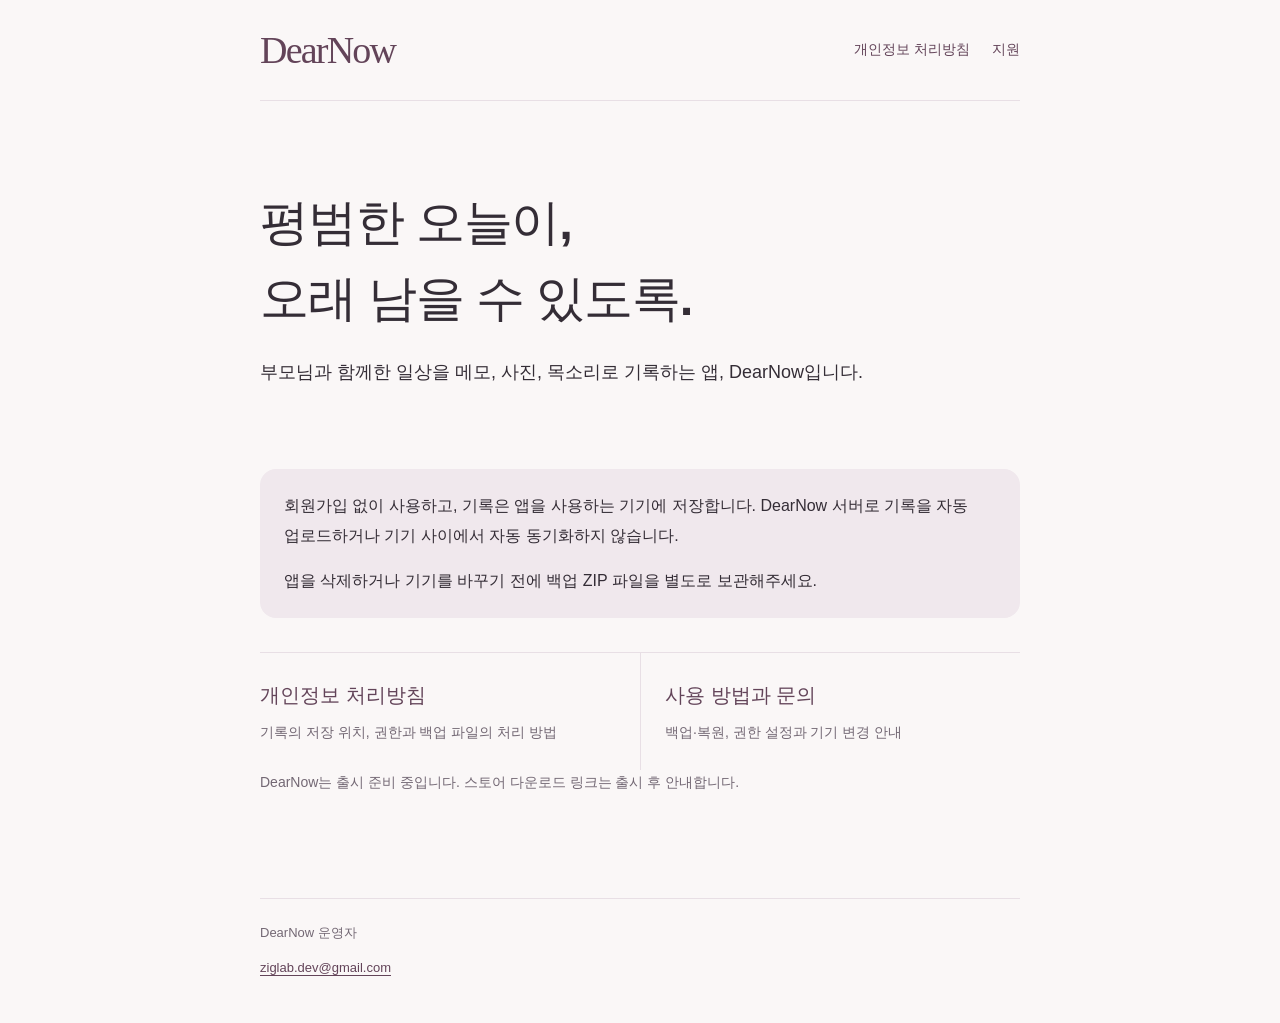
<file: index.html>
<!doctype html>
<html lang="ko">
  <head>
    <meta charset="utf-8" />
    <meta name="viewport" content="width=device-width, initial-scale=1" />
    <meta
      name="description"
      content="부모님과 함께한 일상을 메모, 사진, 목소리로 기록하는 DearNow. 사용 방법과 개인정보 처리방침을 확인하세요."
    />
    <title>DearNow · 사용 안내</title>
    <link rel="stylesheet" href="./styles.css" />
  </head>
  <body>
    <a class="skip-link" href="#main">본문으로 건너뛰기</a>
    <header class="site-header">
      <a class="wordmark" href="./" aria-label="DearNow 홈">DearNow</a>
      <nav aria-label="주 메뉴">
        <a href="./privacy/">개인정보 처리방침</a>
        <a href="./support/">지원</a>
      </nav>
    </header>
    <main id="main">
      <section class="home-hero" aria-labelledby="headline">
        <h1 id="headline">평범한 오늘이,<br />오래 남을 수 있도록.</h1>
        <p class="intro">
          부모님과 함께한 일상을 메모, 사진, 목소리로 기록하는 앱,
          DearNow입니다.
        </p>
      </section>
      <div class="note">
        <p>
          회원가입 없이 사용하고, 기록은 앱을 사용하는 기기에 저장합니다.
          DearNow 서버로 기록을 자동 업로드하거나 기기 사이에서 자동 동기화하지
          않습니다.
        </p>
        <p>
          앱을 삭제하거나 기기를 바꾸기 전에 백업 ZIP 파일을 별도로
          보관해주세요.
        </p>
      </div>
      <div class="guide-links">
        <a href="./privacy/"
          ><strong>개인정보 처리방침</strong
          ><span>기록의 저장 위치, 권한과 백업 파일의 처리 방법</span></a
        >
        <a href="./support/"
          ><strong>사용 방법과 문의</strong
          ><span>백업·복원, 권한 설정과 기기 변경 안내</span></a
        >
      </div>
      <p class="meta">
        DearNow는 출시 준비 중입니다. 스토어 다운로드 링크는 출시 후 안내합니다.
      </p>
    </main>
    <footer class="site-footer">
      <p>DearNow 운영자</p>
      <a href="mailto:ziglab.dev@gmail.com">ziglab.dev@gmail.com</a>
    </footer>
  </body>
</html>
</file>
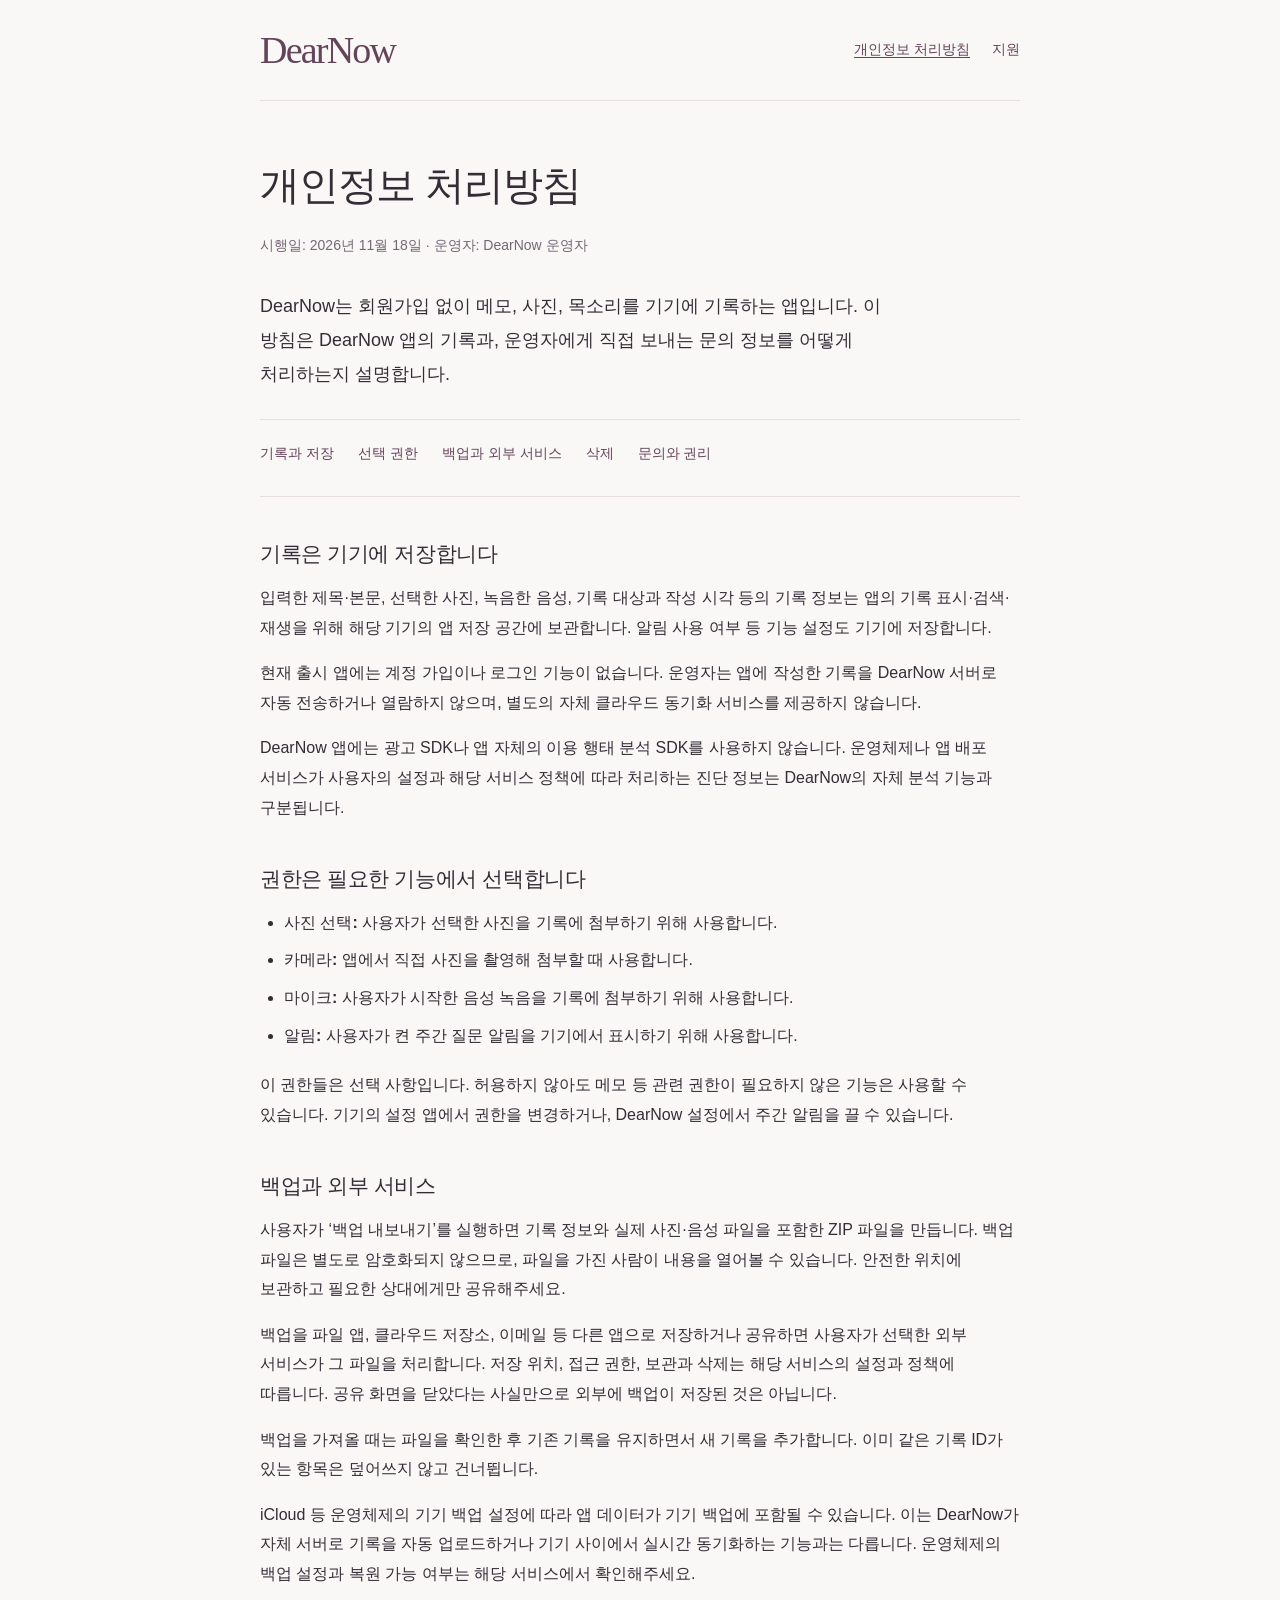
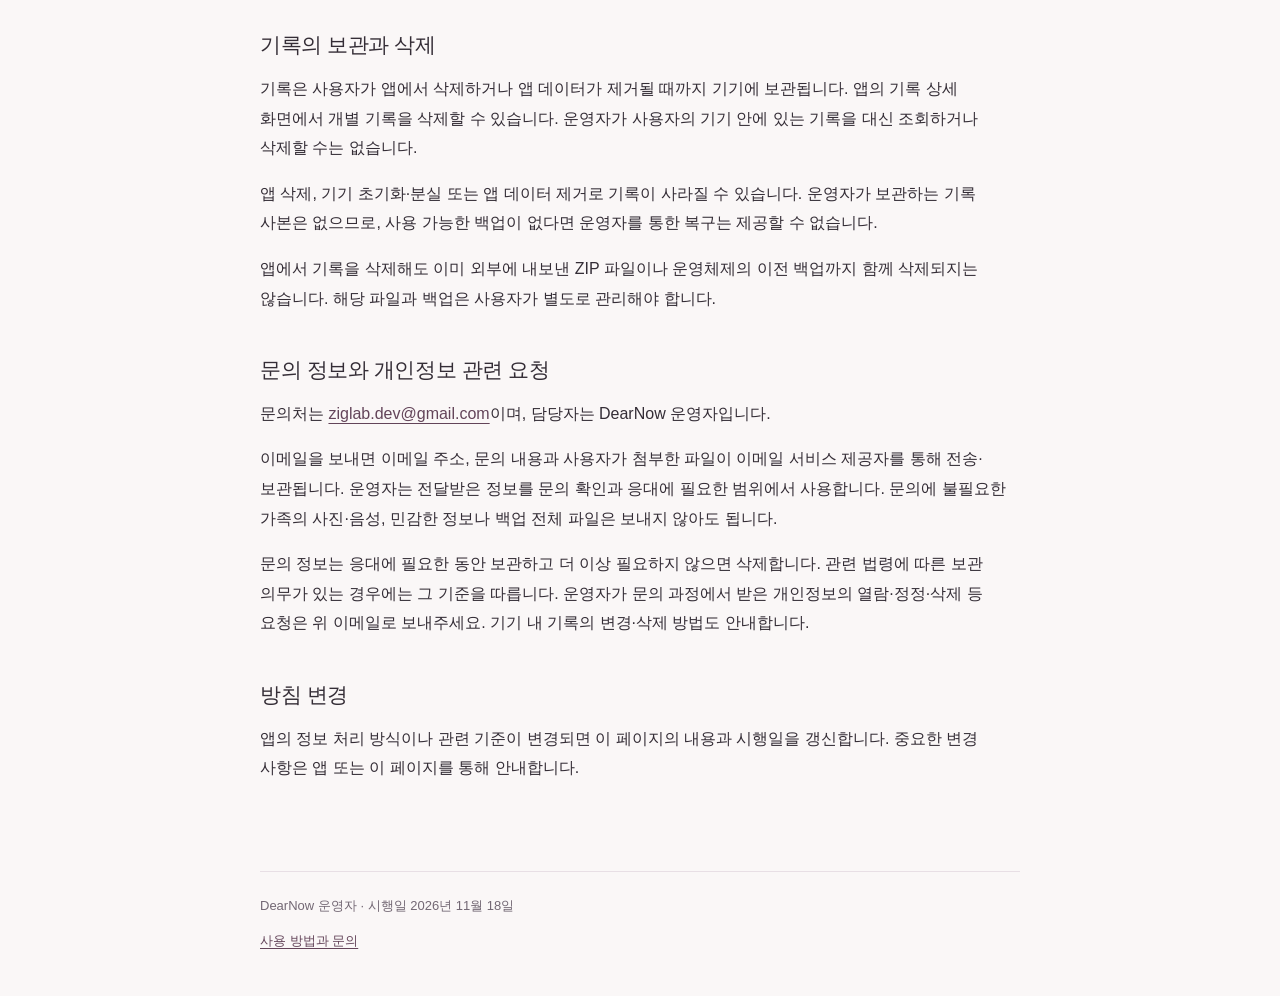
<file: privacy/index.html>
<!doctype html>
<html lang="ko">
  <head>
    <meta charset="utf-8" />
    <meta name="viewport" content="width=device-width, initial-scale=1" />
    <meta
      name="description"
      content="DearNow 앱의 기기 내 기록 저장, 선택 권한, 백업과 문의 정보 처리에 관한 개인정보 처리방침입니다."
    />
    <title>개인정보 처리방침 · DearNow</title>
    <link rel="stylesheet" href="../styles.css" />
  </head>
  <body>
    <a class="skip-link" href="#main">본문으로 건너뛰기</a>
    <header class="site-header">
      <a class="wordmark" href="../" aria-label="DearNow 홈">DearNow</a>
      <nav aria-label="주 메뉴">
        <a href="./" aria-current="page">개인정보 처리방침</a>
        <a href="../support/">지원</a>
      </nav>
    </header>
    <main id="main">
      <h1>개인정보 처리방침</h1>
      <p class="meta">시행일: 2026년 11월 18일 · 운영자: DearNow 운영자</p>
      <p class="intro">
        DearNow는 회원가입 없이 메모, 사진, 목소리를 기기에 기록하는 앱입니다.
        이 방침은 DearNow 앱의 기록과, 운영자에게 직접 보내는 문의 정보를 어떻게
        처리하는지 설명합니다.
      </p>
      <nav class="toc" aria-label="문서 목차">
        <ul>
          <li><a href="#records">기록과 저장</a></li>
          <li><a href="#permissions">선택 권한</a></li>
          <li><a href="#backup">백업과 외부 서비스</a></li>
          <li><a href="#deletion">삭제</a></li>
          <li><a href="#contact">문의와 권리</a></li>
        </ul>
      </nav>
      <section id="records">
        <h2>기록은 기기에 저장합니다</h2>
        <p>
          입력한 제목·본문, 선택한 사진, 녹음한 음성, 기록 대상과 작성 시각 등의
          기록 정보는 앱의 기록 표시·검색·재생을 위해 해당 기기의 앱 저장 공간에
          보관합니다. 알림 사용 여부 등 기능 설정도 기기에 저장합니다.
        </p>
        <p>
          현재 출시 앱에는 계정 가입이나 로그인 기능이 없습니다. 운영자는 앱에
          작성한 기록을 DearNow 서버로 자동 전송하거나 열람하지 않으며, 별도의
          자체 클라우드 동기화 서비스를 제공하지 않습니다.
        </p>
        <p>
          DearNow 앱에는 광고 SDK나 앱 자체의 이용 행태 분석 SDK를 사용하지
          않습니다. 운영체제나 앱 배포 서비스가 사용자의 설정과 해당 서비스
          정책에 따라 처리하는 진단 정보는 DearNow의 자체 분석 기능과
          구분됩니다.
        </p>
      </section>
      <section id="permissions">
        <h2>권한은 필요한 기능에서 선택합니다</h2>
        <ul>
          <li>
            <strong>사진 선택:</strong> 사용자가 선택한 사진을 기록에 첨부하기
            위해 사용합니다.
          </li>
          <li>
            <strong>카메라:</strong> 앱에서 직접 사진을 촬영해 첨부할 때
            사용합니다.
          </li>
          <li>
            <strong>마이크:</strong> 사용자가 시작한 음성 녹음을 기록에 첨부하기
            위해 사용합니다.
          </li>
          <li>
            <strong>알림:</strong> 사용자가 켠 주간 질문 알림을 기기에서
            표시하기 위해 사용합니다.
          </li>
        </ul>
        <p>
          이 권한들은 선택 사항입니다. 허용하지 않아도 메모 등 관련 권한이
          필요하지 않은 기능은 사용할 수 있습니다. 기기의 설정 앱에서 권한을
          변경하거나, DearNow 설정에서 주간 알림을 끌 수 있습니다.
        </p>
      </section>
      <section id="backup">
        <h2>백업과 외부 서비스</h2>
        <p>
          사용자가 ‘백업 내보내기’를 실행하면 기록 정보와 실제 사진·음성 파일을
          포함한 ZIP 파일을 만듭니다. 백업 파일은 별도로 암호화되지 않으므로,
          파일을 가진 사람이 내용을 열어볼 수 있습니다. 안전한 위치에 보관하고
          필요한 상대에게만 공유해주세요.
        </p>
        <p>
          백업을 파일 앱, 클라우드 저장소, 이메일 등 다른 앱으로 저장하거나
          공유하면 사용자가 선택한 외부 서비스가 그 파일을 처리합니다. 저장
          위치, 접근 권한, 보관과 삭제는 해당 서비스의 설정과 정책에 따릅니다.
          공유 화면을 닫았다는 사실만으로 외부에 백업이 저장된 것은 아닙니다.
        </p>
        <p>
          백업을 가져올 때는 파일을 확인한 후 기존 기록을 유지하면서 새 기록을
          추가합니다. 이미 같은 기록 ID가 있는 항목은 덮어쓰지 않고 건너뜁니다.
        </p>
        <p>
          iCloud 등 운영체제의 기기 백업 설정에 따라 앱 데이터가 기기 백업에
          포함될 수 있습니다. 이는 DearNow가 자체 서버로 기록을 자동
          업로드하거나 기기 사이에서 실시간 동기화하는 기능과는 다릅니다.
          운영체제의 백업 설정과 복원 가능 여부는 해당 서비스에서 확인해주세요.
        </p>
      </section>
      <section id="deletion">
        <h2>기록의 보관과 삭제</h2>
        <p>
          기록은 사용자가 앱에서 삭제하거나 앱 데이터가 제거될 때까지 기기에
          보관됩니다. 앱의 기록 상세 화면에서 개별 기록을 삭제할 수 있습니다.
          운영자가 사용자의 기기 안에 있는 기록을 대신 조회하거나 삭제할 수는
          없습니다.
        </p>
        <p>
          앱 삭제, 기기 초기화·분실 또는 앱 데이터 제거로 기록이 사라질 수
          있습니다. 운영자가 보관하는 기록 사본은 없으므로, 사용 가능한 백업이
          없다면 운영자를 통한 복구는 제공할 수 없습니다.
        </p>
        <p>
          앱에서 기록을 삭제해도 이미 외부에 내보낸 ZIP 파일이나 운영체제의 이전
          백업까지 함께 삭제되지는 않습니다. 해당 파일과 백업은 사용자가 별도로
          관리해야 합니다.
        </p>
      </section>
      <section id="contact">
        <h2>문의 정보와 개인정보 관련 요청</h2>
        <p>
          문의처는
          <a href="mailto:ziglab.dev@gmail.com">ziglab.dev@gmail.com</a>이며,
          담당자는 DearNow 운영자입니다.
        </p>
        <p>
          이메일을 보내면 이메일 주소, 문의 내용과 사용자가 첨부한 파일이 이메일
          서비스 제공자를 통해 전송·보관됩니다. 운영자는 전달받은 정보를 문의
          확인과 응대에 필요한 범위에서 사용합니다. 문의에 불필요한 가족의
          사진·음성, 민감한 정보나 백업 전체 파일은 보내지 않아도 됩니다.
        </p>
        <p>
          문의 정보는 응대에 필요한 동안 보관하고 더 이상 필요하지 않으면
          삭제합니다. 관련 법령에 따른 보관 의무가 있는 경우에는 그 기준을
          따릅니다. 운영자가 문의 과정에서 받은 개인정보의 열람·정정·삭제 등
          요청은 위 이메일로 보내주세요. 기기 내 기록의 변경·삭제 방법도
          안내합니다.
        </p>
      </section>
      <section>
        <h2>방침 변경</h2>
        <p>
          앱의 정보 처리 방식이나 관련 기준이 변경되면 이 페이지의 내용과
          시행일을 갱신합니다. 중요한 변경 사항은 앱 또는 이 페이지를 통해
          안내합니다.
        </p>
      </section>
    </main>
    <footer class="site-footer">
      <p>DearNow 운영자 · 시행일 2026년 11월 18일</p>
      <a href="../support/">사용 방법과 문의</a>
    </footer>
  </body>
</html>
</file>
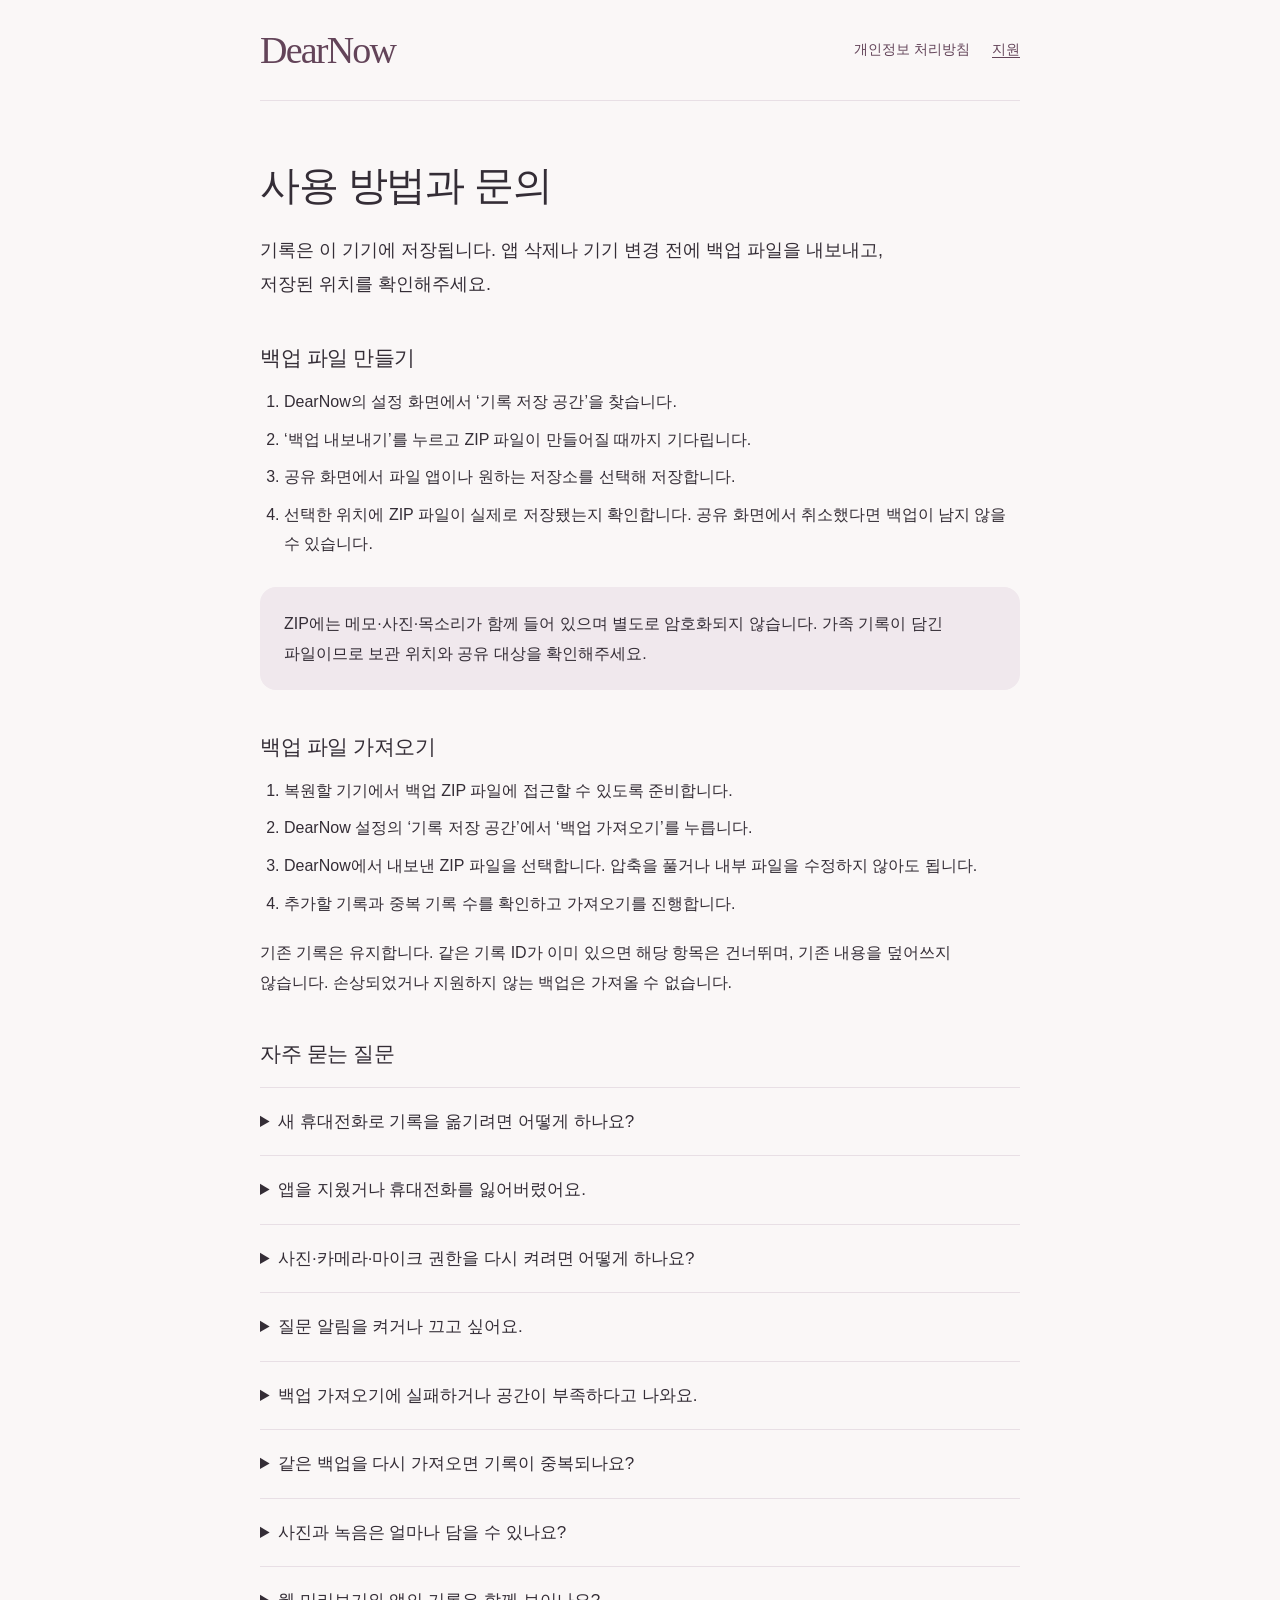
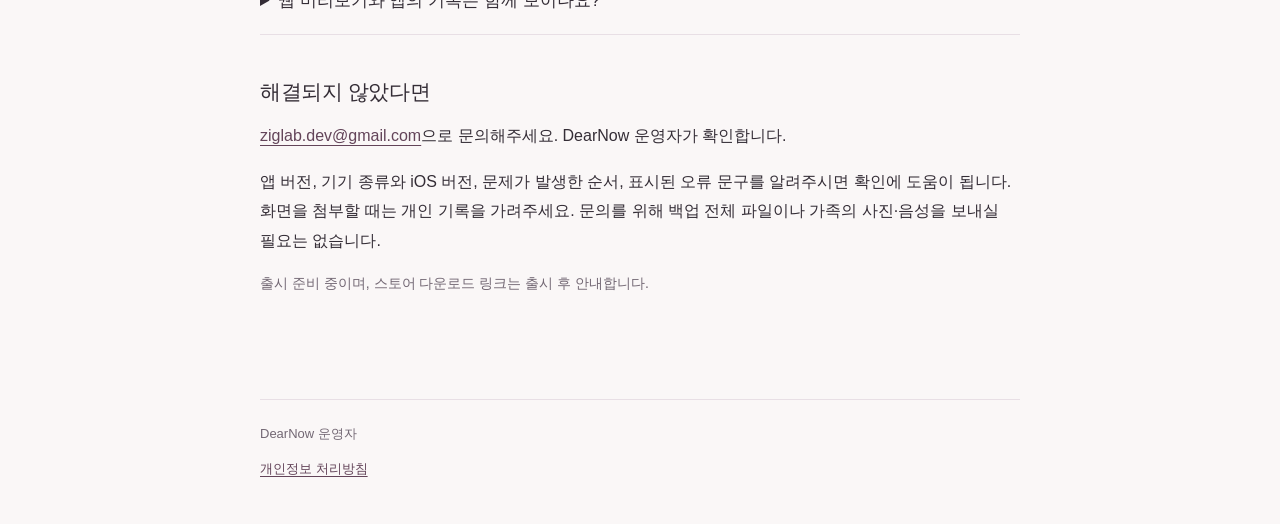
<file: support/index.html>
<!doctype html>
<html lang="ko">
  <head>
    <meta charset="utf-8" />
    <meta name="viewport" content="width=device-width, initial-scale=1" />
    <meta
      name="description"
      content="DearNow 백업·복원, 사진과 녹음 권한, 기기 변경 안내 및 문의처입니다."
    />
    <title>지원 · DearNow</title>
    <link rel="stylesheet" href="../styles.css" />
  </head>
  <body>
    <a class="skip-link" href="#main">본문으로 건너뛰기</a>
    <header class="site-header">
      <a class="wordmark" href="../" aria-label="DearNow 홈">DearNow</a>
      <nav aria-label="주 메뉴">
        <a href="../privacy/">개인정보 처리방침</a>
        <a href="./" aria-current="page">지원</a>
      </nav>
    </header>
    <main id="main">
      <h1>사용 방법과 문의</h1>
      <p class="intro">
        기록은 이 기기에 저장됩니다. 앱 삭제나 기기 변경 전에 백업 파일을
        내보내고, 저장된 위치를 확인해주세요.
      </p>
      <section aria-labelledby="backup-title">
        <h2 id="backup-title">백업 파일 만들기</h2>
        <ol>
          <li>DearNow의 설정 화면에서 ‘기록 저장 공간’을 찾습니다.</li>
          <li>
            ‘백업 내보내기’를 누르고 ZIP 파일이 만들어질 때까지 기다립니다.
          </li>
          <li>공유 화면에서 파일 앱이나 원하는 저장소를 선택해 저장합니다.</li>
          <li>
            선택한 위치에 ZIP 파일이 실제로 저장됐는지 확인합니다. 공유 화면에서
            취소했다면 백업이 남지 않을 수 있습니다.
          </li>
        </ol>
        <div class="note">
          <p>
            ZIP에는 메모·사진·목소리가 함께 들어 있으며 별도로 암호화되지
            않습니다. 가족 기록이 담긴 파일이므로 보관 위치와 공유 대상을
            확인해주세요.
          </p>
        </div>
      </section>
      <section aria-labelledby="restore-title">
        <h2 id="restore-title">백업 파일 가져오기</h2>
        <ol>
          <li>복원할 기기에서 백업 ZIP 파일에 접근할 수 있도록 준비합니다.</li>
          <li>
            DearNow 설정의 ‘기록 저장 공간’에서 ‘백업 가져오기’를 누릅니다.
          </li>
          <li>
            DearNow에서 내보낸 ZIP 파일을 선택합니다. 압축을 풀거나 내부 파일을
            수정하지 않아도 됩니다.
          </li>
          <li>추가할 기록과 중복 기록 수를 확인하고 가져오기를 진행합니다.</li>
        </ol>
        <p>
          기존 기록은 유지합니다. 같은 기록 ID가 이미 있으면 해당 항목은
          건너뛰며, 기존 내용을 덮어쓰지 않습니다. 손상되었거나 지원하지 않는
          백업은 가져올 수 없습니다.
        </p>
      </section>
      <section aria-labelledby="faq-title">
        <h2 id="faq-title">자주 묻는 질문</h2>
        <details>
          <summary>새 휴대전화로 기록을 옮기려면 어떻게 하나요?</summary>
          <p>
            기존 기기에서 백업을 내보낸 뒤, 파일 앱이나 직접 선택한 저장소를
            통해 새 기기로 ZIP 파일을 옮기고 DearNow에서 가져와주세요. 계정
            로그인으로 기록을 자동 이전하는 기능은 없습니다. 기존 기기를
            초기화하기 전에 새 기기에서 기록과 첨부 파일이 열리는지
            확인해주세요.
          </p>
        </details>
        <details>
          <summary>앱을 지웠거나 휴대전화를 잃어버렸어요.</summary>
          <p>
            별도로 보관한 DearNow 백업 ZIP이 있다면 다시 설치한 앱에서 가져올 수
            있습니다. 운영체제의 기기 백업이 있다면 해당 운영체제가 제공하는
            복원 방법도 확인해주세요. DearNow 운영자는 기록 사본을 보관하지
            않으므로, 사용 가능한 백업이 없다면 기록을 복구해드릴 수 없습니다.
          </p>
        </details>
        <details>
          <summary>
            사진·카메라·마이크 권한을 다시 켜려면 어떻게 하나요?
          </summary>
          <p>
            iPhone의 설정 앱에서 ‘앱’ → ‘DearNow’를 열고 필요한
            사진·카메라·마이크 접근 권한을 확인해주세요. iOS 버전에 따라 메뉴
            위치가 다를 수 있습니다. 사진 접근이 제한된 경우에는 첨부하려는
            사진을 허용하거나 사진을 다시 선택해주세요. 마이크는 녹음할 때만
            필요하며, 권한 없이도 메모를 남길 수 있습니다.
          </p>
        </details>
        <details>
          <summary>질문 알림을 켜거나 끄고 싶어요.</summary>
          <p>
            DearNow 설정의 ‘이번 주의 질문 알림’에서 변경할 수 있습니다. 알림을
            켰는데 도착하지 않으면 iPhone 설정의 DearNow 알림 권한과 집중 모드도
            확인해주세요. 주간 알림은 기기 현지 시간 기준 매주 일요일 오후 6시로
            설정됩니다.
          </p>
        </details>
        <details>
          <summary>
            백업 가져오기에 실패하거나 공간이 부족하다고 나와요.
          </summary>
          <p>
            기기의 여유 공간을 확보하고 원본 ZIP 파일로 다시 시도해주세요.
            백업을 확인하고 복사하는 동안에는 ZIP 파일 자체보다 더 많은 임시
            저장 공간이 필요할 수 있습니다. iPhone 앱은 최대 1GB, 웹 미리보기는
            최대 100MB의 백업을 지원합니다. 실패한 가져오기로 기존 기록을
            덮어쓰지는 않습니다.
          </p>
        </details>
        <details>
          <summary>같은 백업을 다시 가져오면 기록이 중복되나요?</summary>
          <p>
            현재 앱에 같은 ID의 기록이 있으면 건너뜁니다. 백업에 담긴 내용이
            달라도 동일 ID의 기존 기록은 덮어쓰지 않습니다. 제목이나 사진이
            같다는 이유만으로 서로 다른 ID의 기록까지 합치지는 않습니다.
          </p>
        </details>
        <details>
          <summary>사진과 녹음은 얼마나 담을 수 있나요?</summary>
          <p>
            새 기록에는 사진을 최대 5장까지 담을 수 있습니다. 새 사진은 긴 변을
            최대 2048픽셀로 조정하고 JPEG로 저장하며, 한 장당 8MB까지
            지원합니다. 새 녹음은 최대 10분·20MB입니다. 이 제한을 적용하기 전에
            저장한 기록이나 백업을 임의로 줄이거나 다시 압축하지 않습니다.
          </p>
        </details>
        <details>
          <summary>웹 미리보기와 앱의 기록은 함께 보이나요?</summary>
          <p>
            자동으로 동기화되지 않습니다. 웹 미리보기는 사용하는 브라우저의 저장
            공간에 보관하며, 브라우저 데이터 제거로 기록이 사라질 수 있습니다.
            기록을 옮길 때는 백업 내보내기와 가져오기를 사용해주세요.
          </p>
        </details>
      </section>
      <section aria-labelledby="contact-title">
        <h2 id="contact-title">해결되지 않았다면</h2>
        <p>
          <a href="mailto:ziglab.dev@gmail.com">ziglab.dev@gmail.com</a>으로
          문의해주세요. DearNow 운영자가 확인합니다.
        </p>
        <p>
          앱 버전, 기기 종류와 iOS 버전, 문제가 발생한 순서, 표시된 오류 문구를
          알려주시면 확인에 도움이 됩니다. 화면을 첨부할 때는 개인 기록을
          가려주세요. 문의를 위해 백업 전체 파일이나 가족의 사진·음성을 보내실
          필요는 없습니다.
        </p>
        <p class="meta">
          출시 준비 중이며, 스토어 다운로드 링크는 출시 후 안내합니다.
        </p>
      </section>
    </main>
    <footer class="site-footer">
      <p>DearNow 운영자</p>
      <a href="../privacy/">개인정보 처리방침</a>
    </footer>
  </body>
</html>
</file>
<file: styles.css>
:root {
  color-scheme: light;
  --paper: #faf7f7;
  --ink: #342d36;
  --muted: #736874;
  --green: #634459;
  --sage: #f0e8ed;
  --line: #e8dfe5;
  font-family:
    Pretendard,
    -apple-system,
    BlinkMacSystemFont,
    "Apple SD Gothic Neo",
    "Noto Sans KR",
    "Malgun Gothic",
    sans-serif;
  color: var(--ink);
  background: var(--paper);
  font-synthesis: none;
  line-height: 1.85;
  word-break: keep-all;
  overflow-wrap: anywhere;
}
* {
  box-sizing: border-box;
}
body {
  margin: 0;
}
a {
  color: var(--green);
  text-underline-offset: 0.22em;
}
a:hover {
  text-decoration-thickness: 2px;
}
a:focus-visible,
summary:focus-visible {
  outline: 2px solid var(--green);
  outline-offset: 5px;
  border-radius: 3px;
}
.skip-link {
  position: absolute;
  top: -100px;
  left: 20px;
  padding: 8px 16px;
  background: var(--paper);
  z-index: 1;
}
.skip-link:focus {
  top: 12px;
}
.site-header,
main,
.site-footer {
  width: min(100% - 48px, 760px);
  margin-inline: auto;
}
.site-header {
  display: flex;
  align-items: center;
  justify-content: space-between;
  gap: 20px;
  padding-block: 28px;
  border-bottom: 1px solid var(--line);
}
.wordmark {
  font-family: Georgia, "Times New Roman", serif;
  font-size: 38px;
  font-weight: 400;
  line-height: 1;
  letter-spacing: -1.8px;
  text-decoration: none;
}
nav {
  display: flex;
  flex-wrap: wrap;
  gap: 8px 22px;
  font-size: 14px;
}
nav a {
  display: inline-flex;
  align-items: center;
  min-height: 44px;
  text-decoration: none;
}
nav a[aria-current="page"] {
  text-decoration: underline;
  font-weight: 600;
}
main {
  padding-block: 54px 72px;
}
h1 {
  font-size: clamp(29px, 5vw, 40px);
  font-weight: 600;
  line-height: 1.5;
  letter-spacing: -1.2px;
  margin: 0 0 18px;
}
h2 {
  font-size: 21px;
  font-weight: 600;
  line-height: 1.6;
  letter-spacing: -0.4px;
  margin: 40px 0 12px;
}
h3 {
  font-size: 17px;
  margin: 26px 0 8px;
}
p {
  margin: 0 0 16px;
}
ul,
ol {
  padding-left: 24px;
  margin-block: 12px 20px;
}
li + li {
  margin-top: 8px;
}
.intro {
  font-size: 18px;
  line-height: 1.9;
  max-width: 36em;
}
.meta {
  color: var(--muted);
  font-size: 14px;
  margin-bottom: 30px;
}
.home-hero {
  padding-block: 30px 36px;
}
.home-hero h1 {
  font-size: clamp(34px, 6vw, 49px);
  line-height: 1.55;
}
.note {
  background: var(--sage);
  border-radius: 16px;
  padding: 22px 24px;
  margin-block: 28px;
}
.note p:last-child {
  margin-bottom: 0;
}
.guide-links {
  display: grid;
  grid-template-columns: repeat(2, minmax(0, 1fr));
  border-top: 1px solid var(--line);
  margin-top: 34px;
}
.guide-links a {
  display: block;
  padding: 24px 18px 24px 0;
  text-decoration: none;
}
.guide-links a + a {
  border-left: 1px solid var(--line);
  padding-left: 24px;
}
.guide-links strong {
  display: block;
  font-size: 20px;
  font-weight: 600;
  margin-bottom: 6px;
}
.guide-links span {
  display: block;
  font-size: 14px;
  color: var(--muted);
}
.guide-links a:hover strong {
  text-decoration: underline;
  text-underline-offset: 5px;
}
.site-footer {
  border-top: 1px solid var(--line);
  padding-block: 22px 38px;
  color: var(--muted);
  font-size: 13px;
}
.site-footer p {
  margin-bottom: 6px;
}
.site-footer a {
  display: inline-block;
  padding-block: 5px;
}
.toc {
  border-block: 1px solid var(--line);
  padding-block: 16px;
  margin-block: 28px;
}
.toc ul {
  margin: 0;
  display: flex;
  flex-wrap: wrap;
  gap: 6px 24px;
  list-style: none;
  padding: 0;
  font-size: 14px;
}
.toc li + li {
  margin: 0;
}
.toc a {
  display: inline-block;
  padding-block: 5px;
}
details {
  border-bottom: 1px solid var(--line);
  padding-block: 18px;
}
details:first-of-type {
  border-top: 1px solid var(--line);
  margin-top: 16px;
}
summary {
  cursor: pointer;
  font-size: 17px;
  font-weight: 500;
  padding-right: 8px;
}
details p,
details ol {
  margin-top: 16px;
}
details p:last-child {
  margin-bottom: 4px;
}
section {
  scroll-margin-top: 24px;
}
@media (max-width: 480px) {
  .site-header,
  main,
  .site-footer {
    width: calc(100% - 36px);
  }
  .site-header {
    align-items: flex-start;
    flex-direction: column;
    gap: 10px;
    padding-block: 22px 12px;
  }
  nav {
    gap: 4px 20px;
  }
  main {
    padding-block: 34px 52px;
  }
  .home-hero {
    padding-block: 14px 24px;
  }
  .guide-links {
    grid-template-columns: 1fr;
  }
  .guide-links a + a {
    border-left: 0;
    border-top: 1px solid var(--line);
    padding-left: 0;
  }
  .note {
    padding: 20px;
  }
}
</file>
